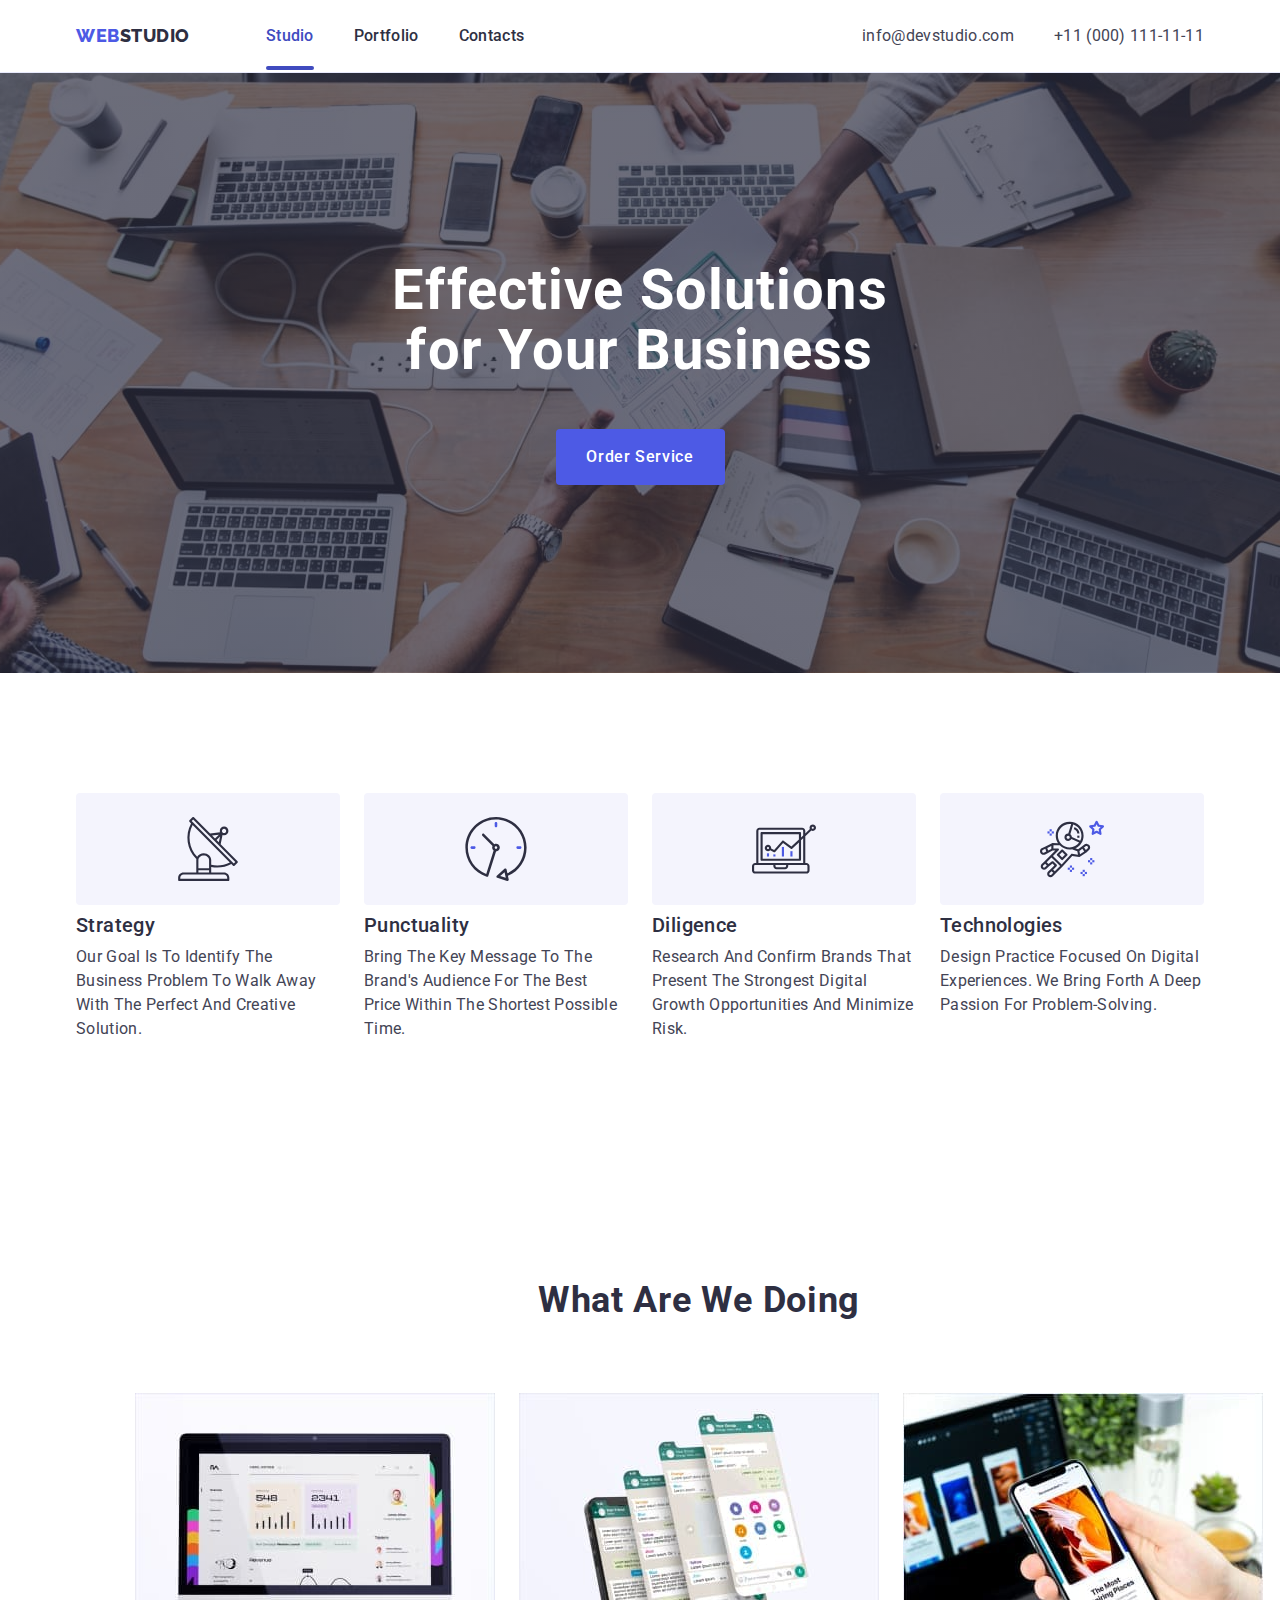
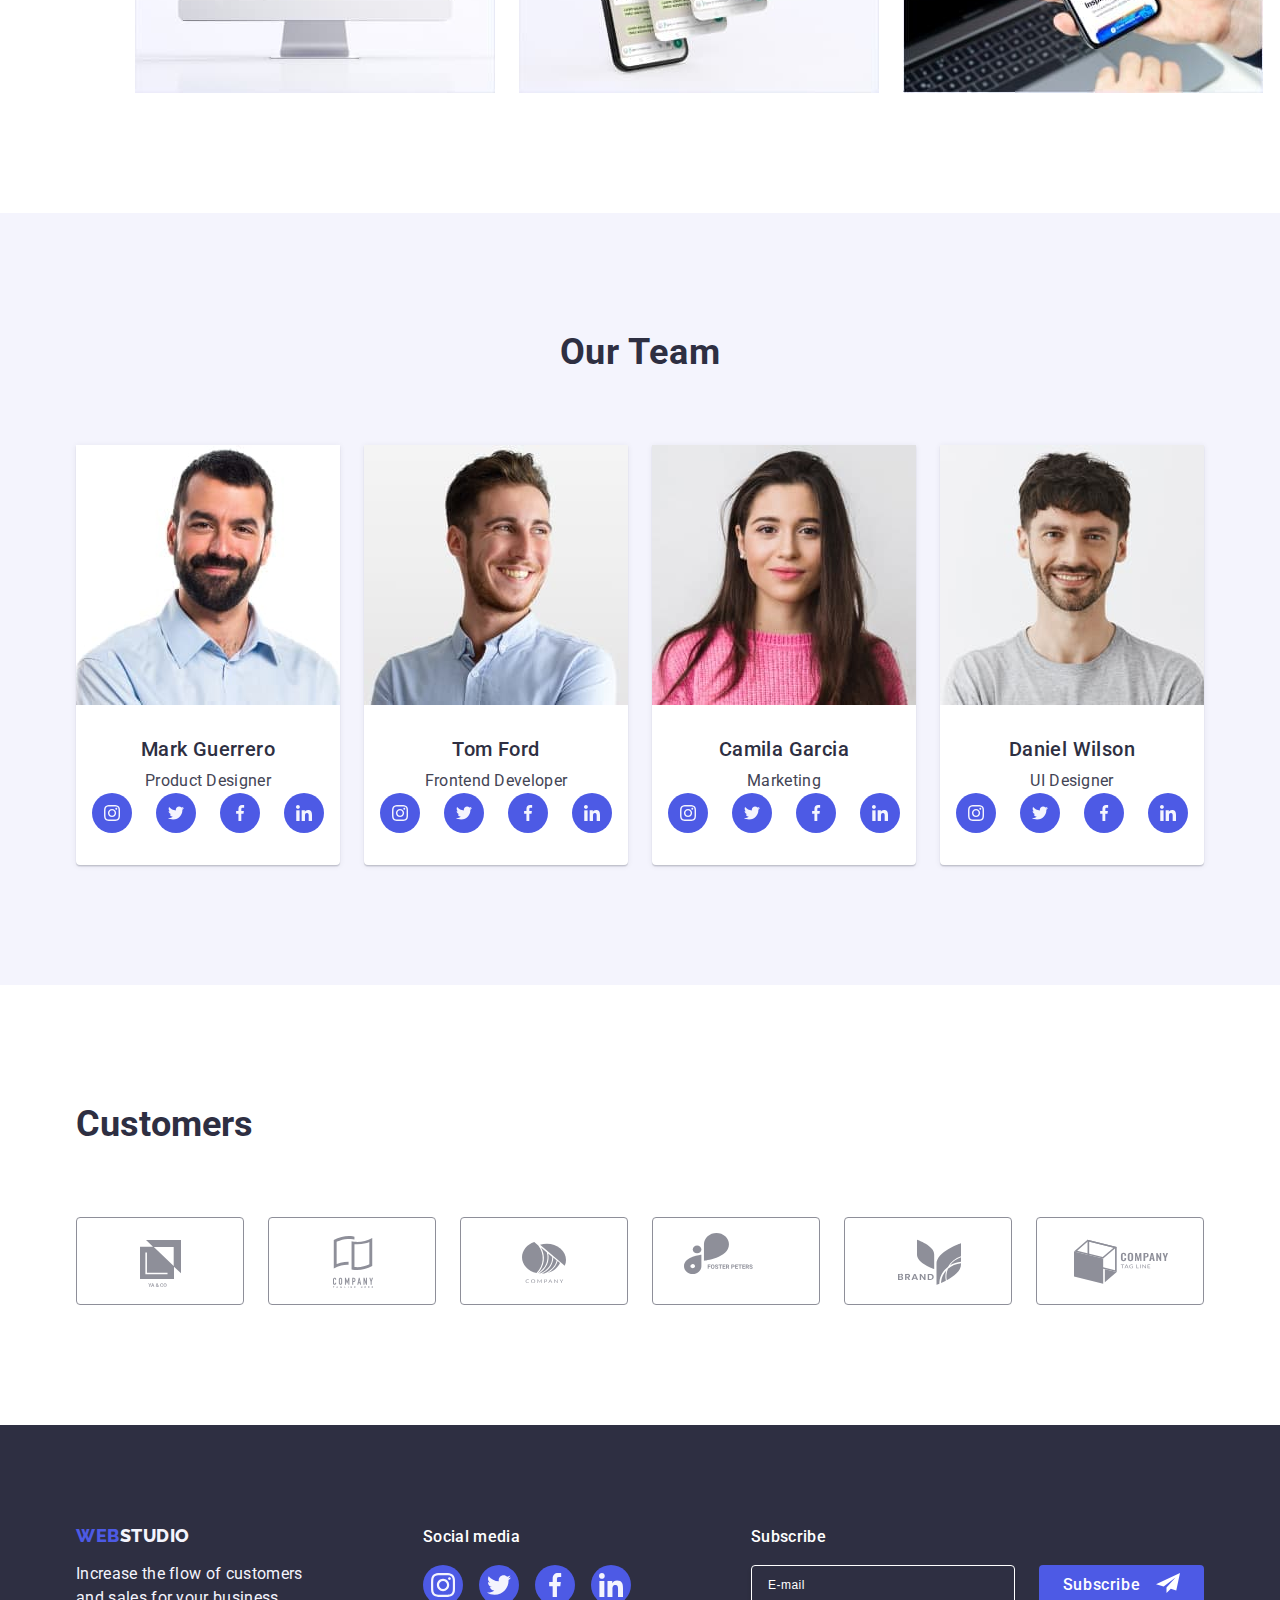
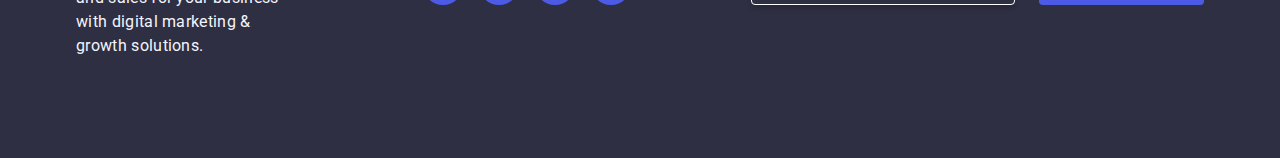
<file: index.html>
<!DOCTYPE html>
<html lang="en">
  <head>
    <link
      rel="stylesheet"
      href="https://cdnjs.cloudflare.com/ajax/libs/modern-normalize/2.0.0/modern-normalize.min.css"
      integrity="sha512-4xo8blKMVCiXpTaLzQSLSw3KFOVPWhm/TRtuPVc4WG6kUgjH6J03IBuG7JZPkcWMxJ5huwaBpOpnwYElP/m6wg=="
      crossorigin="anonymous"
      referrerpolicy="no-referrer"
    />
    <link rel="preconnect" href="https://fonts.googleapis.com" />
    <link rel="preconnect" href="https://fonts.gstatic.com" crossorigin />
    <link
      href="https://fonts.googleapis.com/css2?family=Raleway:wght@100;200;300;400;500;600;700;800;900&family=Roboto:wght@100;300;400;500;700;900&display=swap"
      rel="stylesheet"
    />
    <link rel="preconnect" href="https://fonts.googleapis.com" />
    <link rel="preconnect" href="https://fonts.gstatic.com" crossorigin />
    <link
      href="https://fonts.googleapis.com/css2?family=Roboto:wght@100;300;400;500;700;900&display=swap"
      rel="stylesheet"
    />

    <link rel="stylesheet" href="./css/styles.css" />
    <meta charset="UTF-8" />
    <meta name="viewport" content="width=device-width, initial-scale=1.0" />

    <title>Document</title>
  </head>
  <body>
    <header class="header h-shadow">
      <div class="headcon container">
        <nav class="nav">
          <a href="./index.html" class="nav-logo link"
            >Web<span class="span">Studio</span></a
          >
          <ul class="list">
            <li class="nav-list-item">
              <a href="./index.html" class="active nav-link-list link">Studio</a>
                          </li>
            <li>
              <a href="./portfolio.html" class="nav-link-list link"
                >Portfolio</a
              >
            </li>
            <li><a href="" class="nav-link-list link ">Contacts</a></li>
          </ul>
        </nav>
        <address class="address">
          <ul class="list">
            <li class="contact">
              <a href="mailto:info@devstudio.com" class="address-list link"
                >info@devstudio.com</a
              >
            </li>
            <li>
              <a href="tel:+110001111111" class="address-list link"
                >+11 (000) 111-11-11</a
              >
            </li>
          </ul>
        </address>
      </div>
    </header>
    <main>
      <!-- section1 -->
      <section class="sectionone">
        <div class="container">
          <h1 class="section-header">Effective Solutions for Your Business</h1>
          <button type="button" class="button" data-modal-open>Order Service</button>
        </div>
      </section>
      <!-- section2 -->
      <section class="sectiontwo">
        <div class="container">
          <h2 class="visually-hidden">it cannot be empty</h2>
          <ul class="listabout">
            <li class="list-item">
              <div class="list-svg">
                <svg width="64" height="64">
                  <use href="./images/icons.svg#antena"></use>
                </svg>
              </div>
              <h3 class="section-list">Strategy</h3>
              <p class="section-par">
                Our goal is to identify the business problem to walk away with
                the perfect and creative solution.
              </p>
            </li>
            <li class="list-item">
              <div class="list-svg">
                <svg width="64" height="64">
                  <use href="./images/icons.svg#clock-1"></use>
                </svg>
              </div>
              <h3 class="section-list">Punctuality</h3>
              <p class="section-par">
                Bring the key message to the brand's audience for the best price
                within the shortest possible time.
              </p>
            </li>
            <li class="list-item">
              <div class="list-svg">
                <svg width="64" height="64">
                  <use href="./images/icons.svg#diagram"></use>
                </svg>
              </div>
              <h3 class="section-list">Diligence</h3>
              <p class="section-par">
                Research and confirm brands that present the strongest digital
                growth opportunities and minimize risk.
              </p>
            </li>
            <li class="list-item">
              <div class="list-svg">
                <svg width="64" height="64">
                  <use href="./images/icons.svg#techno"></use>
                </svg>
              </div>
              <h3 class="section-list">Technologies</h3>
              <p class="section-par">
                Design practice focused on digital experiences. We bring forth a
                deep passion for problem-solving.
              </p>
            </li>
          </ul>
        </div>
      </section>
      <!-- section3 -->
      <section class="section-c">
        <div class="container">
          <h2 class="section-c-head">What are we doing</h2>
          <ul class="listabout">
            <li class="section-c-item">
              <img
                src="./images/Rectangle71_2.jpg"
                alt="picture1"
                width="360"
                class="display"
              />
            </li>
            <li class="section-c-item">
              <img
                src="./images/Rectangle71_3.jpg"
                alt="picture2"
                width="360"
                class="display"
              />
            </li>
            <li class="section-c-item">
              <img
                src="./images/Rectangle71_1.jpg"
                alt="picture3"
                width="360"
                class="display"
              />
            </li>
          </ul>
        </div>
      </section>
      <!-- section4 -->
      <section class="section-d">
        <div class="container">
          <h2 class="section-c-head">Our Team</h2>
          <ul class="listabout">
            <li class="section-d-list">
              <img
                src="./images/img1.jpg"
                alt="Mark Guerrero"
                width="264"
                class="display"
              />
              <div class="section-d-item">
                <h3 class="section-list section-d-header">Mark Guerrero</h3>
                <p class="section-par-team">Product Designer</p>
                <ul class="social-media">
                  <li class="socmed">
                    <a href="" class="socmed-link">
                      <svg
                        class="socmed-svg"
                        width="16"
                        height="16"
                        xmlns="http://www.w3.org/2000/svg"
                      >
                        <use href="./images/icons.svg#instagram"></use>
                      </svg>
                    </a>
                  </li>
                  <li class="socmed">
                    <a href="" class="socmed-link">
                      <svg
                        class="socmed-svg"
                        width="16"
                        height="16"
                        xmlns="http://www.w3.org/2000/svg"
                      >
                        <use href="./images/icons.svg#twitter"></use>
                      </svg>
                    </a>
                  </li>
                  <li class="socmed">
                    <a href="" class="socmed-link">
                      <svg
                        class="socmed-svg"
                        width="16"
                        height="16"
                        xmlns="http://www.w3.org/2000/svg"
                      >
                        <use href="./images/icons.svg#fb"></use>
                      </svg>
                    </a>
                  </li>
                  <li class="socmed">
                    <a href="" class="socmed-link">
                      <svg
                        class="socmed-svg"
                        width="16"
                        height="16"
                        xmlns="http://www.w3.org/2000/svg"
                      >
                        <use href="./images/icons.svg#linkdn"></use>
                      </svg>
                    </a>
                  </li>
                </ul>
              </div>
            </li>

            <li class="section-d-list">
              <img
                src="./images/img2.jpg"
                alt="Tom Ford"
                width="264"
                class="display"
              />
              <div class="section-d-item">
                <h3 class="section-list section-d-header">Tom Ford</h3>
                <p class="section-par-team">Frontend Developer</p>
                <ul class="social-media">
                  <li class="socmed">
                    <a href="" class="socmed-link">
                      <svg
                        class="socmed-svg"
                        width="16"
                        height="16"
                        xmlns="http://www.w3.org/2000/svg"
                      >
                        <use href="./images/icons.svg#instagram"></use>
                      </svg>
                    </a>
                  </li>
                  <li class="socmed">
                    <a href="" class="socmed-link">
                      <svg
                        class="socmed-svg"
                        width="16"
                        height="16"
                        xmlns="http://www.w3.org/2000/svg"
                      >
                        <use href="./images/icons.svg#twitter"></use>
                      </svg>
                    </a>
                  </li>
                  <li class="socmed">
                    <a href="" class="socmed-link">
                      <svg
                        class="socmed-svg"
                        width="16"
                        height="16"
                        xmlns="http://www.w3.org/2000/svg"
                      >
                        <use href="./images/icons.svg#fb"></use>
                      </svg>
                    </a>
                  </li>
                  <li class="socmed">
                    <a href="" class="socmed-link">
                      <svg
                        class="socmed-svg"
                        width="16"
                        height="16"
                        xmlns="http://www.w3.org/2000/svg"
                      >
                        <use href="./images/icons.svg#linkdn"></use>
                      </svg>
                    </a>
                  </li>
                </ul>
              </div>
            </li>
            <li class="section-d-list">
              <img
                src="./images/img3.jpg"
                alt="Camila Garcia"
                width="264"
                class="display"
              />
              <div class="section-d-item">
                <h3 class="section-list section-d-header">Camila Garcia</h3>
                <p class="section-par-team">Marketing</p>
                <ul class="social-media">
                  <li class="socmed">
                    <a href="" class="socmed-link">
                      <svg
                        class="socmed-svg"
                        width="16"
                        height="16"
                        xmlns="http://www.w3.org/2000/svg"
                      >
                        <use href="./images/icons.svg#instagram"></use>
                      </svg>
                    </a>
                  </li>
                  <li class="socmed">
                    <a href="" class="socmed-link">
                      <svg
                        class="socmed-svg"
                        width="16"
                        height="16"
                        xmlns="http://www.w3.org/2000/svg"
                      >
                        <use href="./images/icons.svg#twitter"></use>
                      </svg>
                    </a>
                  </li>
                  <li class="socmed">
                    <a href="" class="socmed-link">
                      <svg
                        class="socmed-svg"
                        width="16"
                        height="16"
                        xmlns="http://www.w3.org/2000/svg"
                      >
                        <use href="./images/icons.svg#fb"></use>
                      </svg>
                    </a>
                  </li>
                  <li class="socmed">
                    <a href="" class="socmed-link">
                      <svg
                        class="socmed-svg"
                        width="16"
                        height="16"
                        xmlns="http://www.w3.org/2000/svg"
                      >
                        <use href="./images/icons.svg#linkdn"></use>
                      </svg>
                    </a>
                  </li>
                </ul>
              </div>
            </li>
            <li class="section-d-list">
              <img
                src="./images/img4.jpg"
                alt="Daniel Wilson"
                width="264"
                class="display"
              />
              <div class="section-d-item">
                <h3 class="section-list section-d-header">Daniel Wilson</h3>
                <p class="section-par-team">UI Designer</p>
                <ul class="social-media">
            
                  <li class="socmed">
                    <a href="" class="socmed-link">
                      <svg
                        class="foot-socmed-svg"
                        width="16"
                        height="16"
                        xmlns="http://www.w3.org/2000/svg"
                      >
                        <use href="./images/icons.svg#instagram"></use>
                      </svg>
                    </a>
                  </li>
                  <li class="socmed">
                    <a href="" class="socmed-link">
                      <svg
                        class="socmed-svg"
                        width="16"
                        height="16"
                        xmlns="http://www.w3.org/2000/svg"
                      >
                        <use href="./images/icons.svg#twitter"></use>
                      </svg>
                    </a>
                  </li>
                  <li class="socmed">
                    <a href="" class="socmed-link">
                      <svg
                        class="socmed-svg"
                        width="16"
                        height="16"
                        xmlns="http://www.w3.org/2000/svg"
                      >
                        <use href="./images/icons.svg#fb"></use>
                      </svg>
                    </a>
                  </li>
                  <li class="socmed">
                    <a href="" class="socmed-link">
                      <svg
                        class="socmed-svg"
                        width="16"
                        height="16"
                        xmlns="http://www.w3.org/2000/svg"
                      >
                        <use href="./images/icons.svg#linkdn"></use>
                      </svg>
                    </a>
                  </li>
                </ul>
              </div>
            </li>
          </ul>
        </div>
      </section>
      <!-- section5 -->
      <section class="customers">
        <div class="container">
          <h2 class="cust-header">Customers</h2>
          <ul class="cust-list">
            <li class="cust-list-item">
              <a href="" class="cust-list-link">
                <svg
                  class="cust-svg"
                  width="104"
                  height="56"
                  xmlns="http://www.w3.org/2000/svg"
                >
                  <use href="./images/icons.svg#client-1"></use>
                </svg>
              </a>
            </li>
            <li class="cust-list-item">
              <a href="" class="cust-list-link">
                <svg
                  class="cust-svg"
                  width="104"
                  height="56"
                  xmlns="http://www.w3.org/2000/svg"
                >
                  <use href="./images/icons.svg#client-2"></use>
                </svg>
              </a>
            </li>
            <li class="cust-list-item">
              <a href="" class="cust-list-link">
                <svg
                  class="cust-svg"
                  width="104"
                  height="56"
                  xmlns="http://www.w3.org/2000/svg"
                >
                  <use href="./images/icons.svg#client-3"></use>
                </svg>
              </a>
            </li>
            <li class="cust-list-item">
              <a href="" class="cust-list-link">
                <svg
                  class="cust-svg"
                  width="104"
                  height="56"
                  xmlns="http://www.w3.org/2000/svg"
                >
                  <use href="./images/icons.svg#client-4"></use>
                </svg>
              </a>
            </li>
            <li class="cust-list-item">
              <a href="" class="cust-list-link">
                <svg
                  class="cust-svg"
                  width="104"
                  height="56"
                  xmlns="http://www.w3.org/2000/svg"
                >
                  <use href="./images/icons.svg#client-5"></use>
                </svg>
              </a>
            </li>
            <li class="cust-list-item">
              <a href="" class="cust-list-link">
                <svg
                  class="cust-svg"
                  width="104"
                  height="56"
                  xmlns="http://www.w3.org/2000/svg"
                >
                  <use href="./images/icons.svg#client-6"></use>
                </svg>
              </a>
            </li>
          </ul>
        </div>
      </section>
    </main>
    <!-- footer -->
    <footer class="foter">
      <div class="container">
        <div class="footer-wrap">
          <a href="./index.html" class="nav-logo link footer-link"
            >Web<span class="span-foter">Studio</span></a
          >
          <p class="foter-par">
            Increase the flow of customers and sales for your business with
            digital marketing & growth solutions.
          </p>
        </div>
        
        <div class="social-con">
          <p class="footer-socmed">Social media</p>
          <ul class="footer-socmed-list">
            <!-- Insta -->
            <li class="footer-socmed-items">
              <a href="" class="footer-socmed-listitems-link">
                <svg
                  class="socmed-svg"
                  xmlns="http://www.w3.org/2000/svg"
                  width="24"
                  height="24"
                >
                <use href="./images/icons.svg#foot-insta"></use>
                </svg>
              </a>
            </li>

            <!-- Twitter -->
            <li class="footer-socmed-items">
              <a href="" class="footer-socmed-listitems-link">
                <svg
                  class="socmed-svg"
                  xmlns="http://www.w3.org/2000/svg"
                  width="24"
                  height="24"
                >
                <use href="./images/icons.svg#foot-twit"></use>
                </svg>
              </a>
            </li>

            <!-- facebook -->
            <li class="footer-socmed-items">
              <a href="" class="footer-socmed-listitems-link">
                <svg
                  class="socmed-svg"
                  xmlns="http://www.w3.org/2000/svg"
                  width="24"
                  height="24"
                >
                <use href="./images/icons.svg#foot-fb"></use>
                </svg>
              </a>
            </li>

            <!-- linkedin -->
            <li class="footer-socmed-items">
              <a href="" class="footer-socmed-listitems-link">
                <svg
                  class="socmed-svg"
                  xmlns="http://www.w3.org/2000/svg"
                  width="24"
                  height="24"
                >
                <use href="./images/icons.svg#foot-link"></use>
                </svg>
              </a>
            </li>  

          </ul>
        </div>
        <div class="form-container">
          <p class="form-par">Subscribe</p>
          <form class="form">
            <label class="label">
              <input type="email" placeholder="E-mail" class="input" name="form-input"/>
            </label>
            <button type="submit" class="form-button">
              Subscribe
              <svg width="24" height="24" class="send-svg">
                <use href="./images/icons.svg#send"></use>
              </svg>
            </button>
          </form>
          
        </div>
      </div>
    </footer>
    <div class="modal is-hidden" data-modal>
      <div class="modal-window">
        <button type="button" class="mod-button-close" data-modal-close>
          <svg
            class="mod-button-close-svg"
            xmlns="http://www.w3.org/2000/svg"
            width="8"
            height="8"
          >
          <use href="./images/icons.svg#modal-close"></use>
            
          </svg>
        </button>
        <p class="modal-par">Leave your contacts and we will call you back</p>
        <form>
          <div class="modal-form">
            <label class="modal-label" for="user-name">Name</label>
            <div class="modal-icon">
              <input id="user-name" name="user-name" type="text" class="modal-input">
              <svg width="18" height="24" class="modal-svg">
                <use href=./images/icons.svg#person></use>
              </svg>
            </div>
            
          </div>
          <div class="modal-form">
            <label class="modal-label" for="user-name">Phone</label>
            <div class="modal-icon">
              <input id="user-tel" name="user-name" type="text" class="modal-input">
              <svg width="18" height="24" class="modal-svg">
                <use href=./images/icons.svg#phone></use>
              </svg>
            </div>
            </div>
          <div class="modal-form">
            <label class="modal-label" for="user-name">Email</label>
            <div class="modal-icon">
              <input id="user-mail" name="user-name" type="text" class="modal-input">
              <svg width="18" height="24" class="modal-svg">
                <use href=./images/icons.svg#email></use>
              </svg>
            </div>
            
          </div>
          <div class="modal-comment">
            <label for="user-comment" class="modal-label">Comment</label>
            <textarea id="user-comment" name="user-comment" placeholder="Text input" class="modal-textarea"></textarea>
          </div>
          <div class="modal-check">
            
            <input id="user-privacy" type="checkbox" value="true" name="user-privacy" class="user-privacy-input visually-hidden">
            <label class="label-privacy" for="user-privacy">
              <span class="user-privacy-span">
                <svg
                  class="privacy-svg"
                  width="10"
                  height="8"
                 >
                  <use href="./images/icons.svg#check"></use>
                </svg>
              </span>
              I accept the terms and conditions of the 
              <a href="" class="modal-link">Privacy Policy</a>
            </label>
          </div>
          
          <button class="modal-button">Send</button>
          
        </form>
      </div>
    </div>

    <!-- Modal JS -->
    <script src="./js/modal.js"></script>
  </body>
</html>
</file>
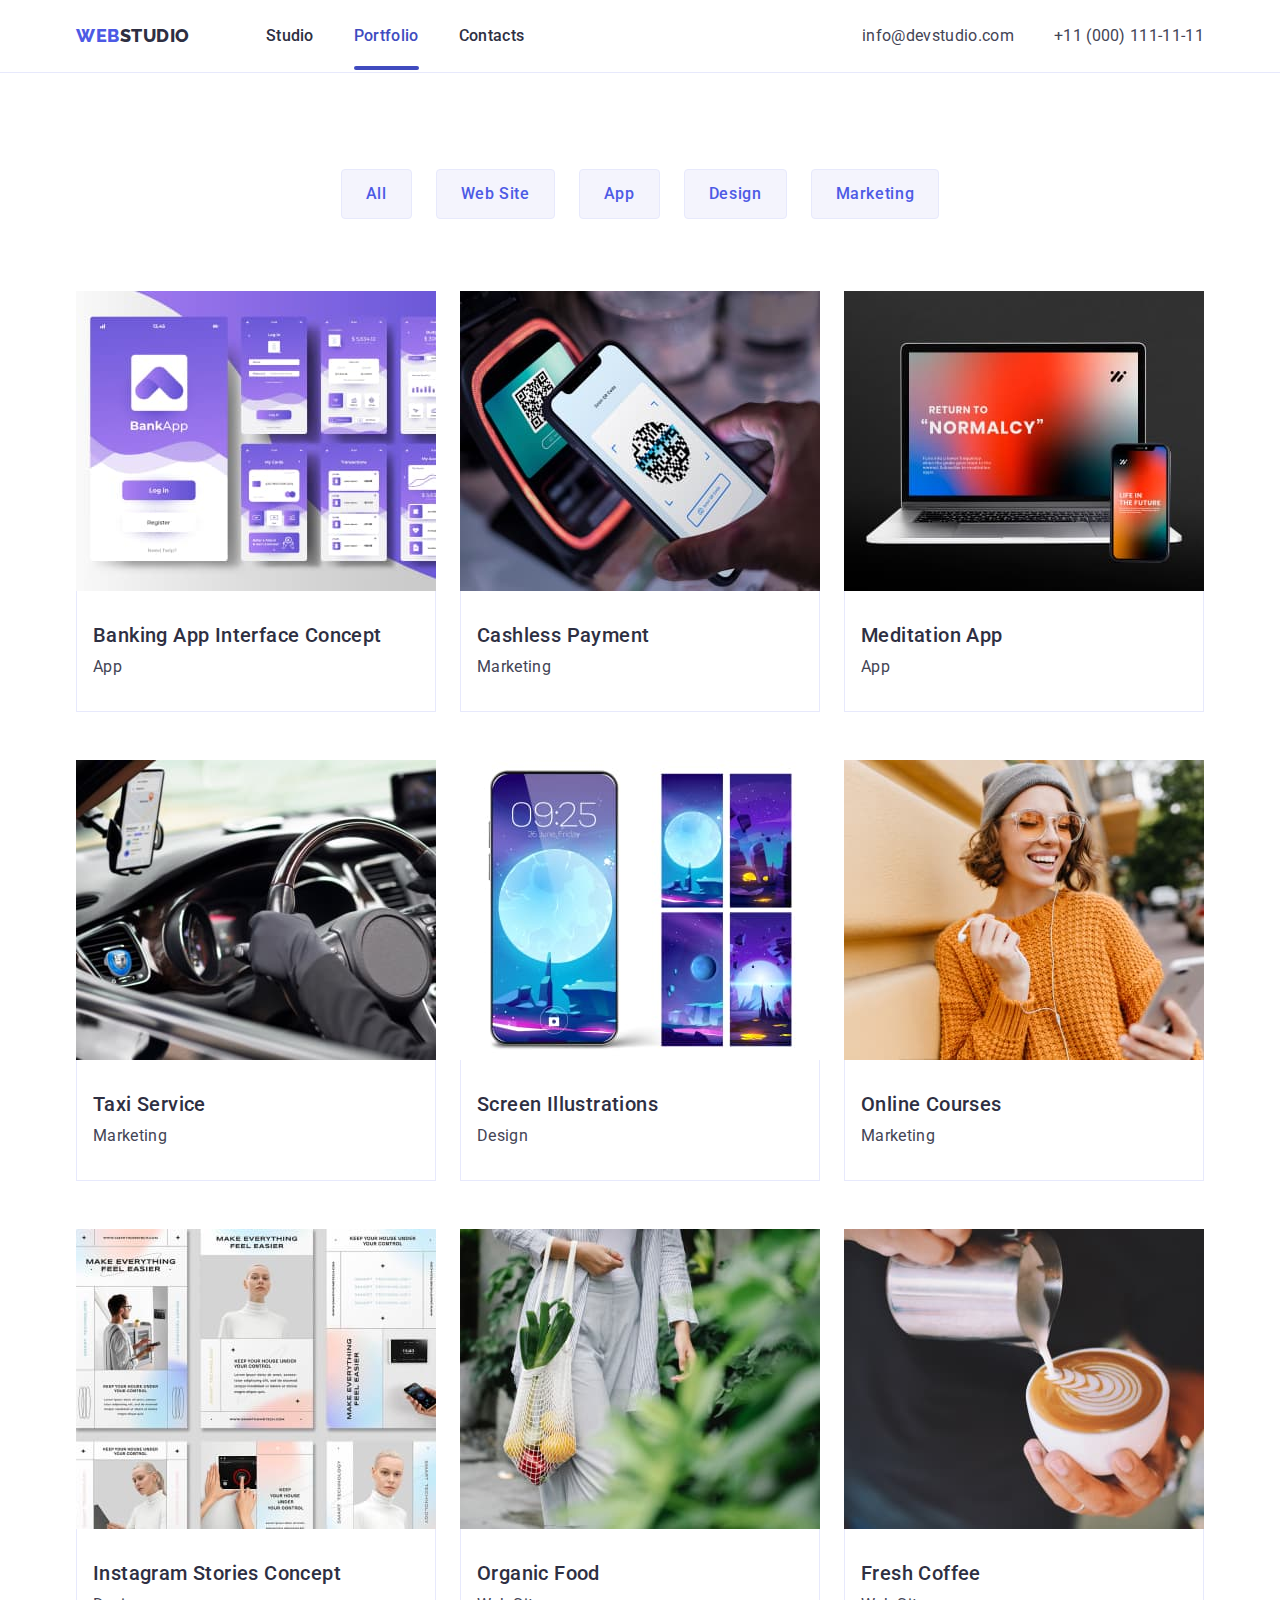
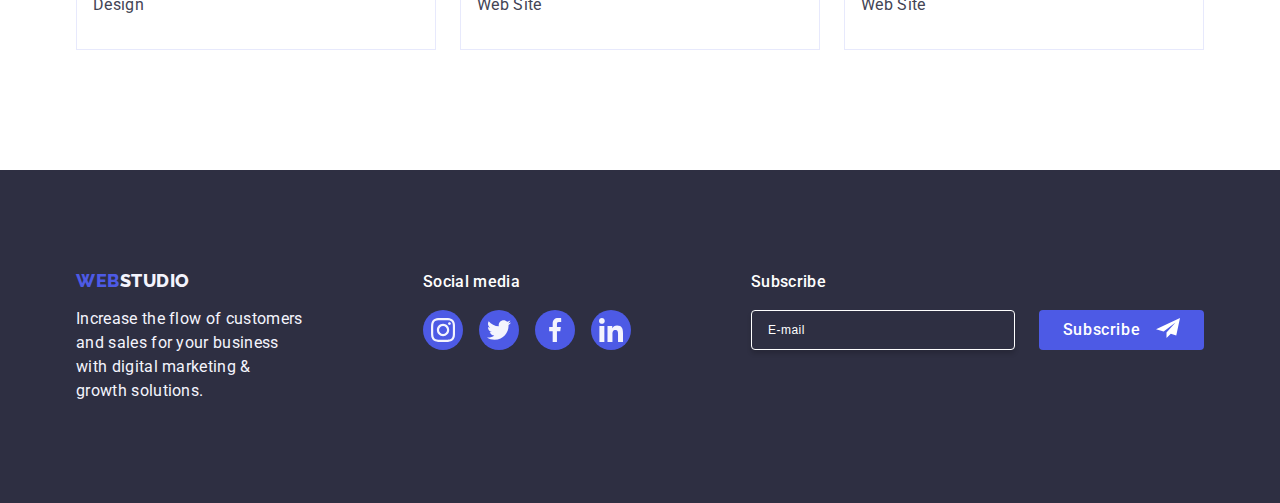
<file: portfolio.html>
<!DOCTYPE html>
<html lang="en">
  <head>
    <link
      rel="stylesheet"
      href="https://cdnjs.cloudflare.com/ajax/libs/modern-normalize/2.0.0/modern-normalize.min.css"
      integrity="sha512-4xo8blKMVCiXpTaLzQSLSw3KFOVPWhm/TRtuPVc4WG6kUgjH6J03IBuG7JZPkcWMxJ5huwaBpOpnwYElP/m6wg=="
      crossorigin="anonymous"
      referrerpolicy="no-referrer"
    />
    <link rel="preconnect" href="https://fonts.googleapis.com" />
    <link rel="preconnect" href="https://fonts.gstatic.com" crossorigin />
    <link
      href="https://fonts.googleapis.com/css2?family=Raleway:wght@100;200;300;400;500;600;700;800;900&family=Roboto:wght@100;300;400;500;700;900&display=swap"
      rel="stylesheet"
    />
    <link rel="preconnect" href="https://fonts.googleapis.com" />
    <link rel="preconnect" href="https://fonts.gstatic.com" crossorigin />
    <link
      href="https://fonts.googleapis.com/css2?family=Roboto:wght@100;300;400;500;700;900&display=swap"
      rel="stylesheet"
    />
    <link rel="stylesheet" href="./css/styles.css" />
    <meta charset="UTF-8" />
    <meta name="viewport" content="width=device-width, initial-scale=1.0" />
    <title>Document</title>
  </head>
  <body>
    <header class="header">
      <div class="headcon container">
        <nav class="nav">
          <a href="./portfolio.html" class="nav-logo link"
            >Web<span class="span">Studio</span></a
          >
          <ul class="list">
            <li class="nav-list-item">
              <a href="./index.html" class="nav-link-list link">Studio</a>
            </li>
            <li>
              <a href="./portfolio.html" class="active nav-link-list link"
                >Portfolio</a
              >
            </li>
            <li><a href="" class="nav-link-list link ">Contacts</a></li>
          </ul>
        </nav>
        <address class="address">
          <ul class="list">
            <li class="contact">
              <a href="mailto:info@devstudio.com" class="address-list link"
                >info@devstudio.com</a
              >
            </li>
            <li class="contact">
              <a href="tel:+110001111111" class="address-list link"
                >+11 (000) 111-11-11</a
              >
            </li>
          </ul>
        </address>
      </div>
    </header>
    <main>
      <section class="section-p">
        <div class="container">
          <h1 class="visually-hidden">it can not be empty</h1>

          <ul class="list-p">
            <li><button type="button" class="pbutton">All</button></li>
            <li><button type="button" class="pbutton">Web Site</button></li>
            <li><button type="button" class="pbutton">App</button></li>
            <li><button type="button" class="pbutton">Design</button></li>
            <li><button type="button" class="pbutton">Marketing</button></li>
          </ul>

          <ul class="list-p-two">
            <li class="list-p-two-item">
              <a href="" class="port link">
                <div class="card-image">
                  <img
                  src="./images/pimg1.jpg"
                  alt="image"
                  width="360"
                  class="display"
                />
                <p class="card-desc">14 Stylish and User-Friendly App Design Concepts · Task Manager App · Calorie Tracker App · Exotic Fruit Ecommerce App · Cloud Storage App</p>
                </div>
                
                <div class="list-p-two-con">
                  <h2 class="section-list">Banking App Interface Concept</h2>
                  <p class="section-par">App</p>
                </div>
              </a>
            </li>
            <li class="list-p-two-item">
              <a href="" class="port link">
                <div class="card-image">
                  <img
                  src="./images/pimg2.jpg"
                  alt="image"
                  width="360"
                  class="display"
                />
                <p class="card-desc">14 Stylish and User-Friendly App Design Concepts · Task Manager App · Calorie Tracker App · Exotic Fruit Ecommerce App · Cloud Storage App</p>
                
                </div>
                
                <div class="list-p-two-con">
                  <h2 class="section-list">Cashless Payment</h2>
                  <p class="section-par">Marketing</p>
                </div>
              </a>
            </li>
            <li class="list-p-two-item">
              <a href="" class="port link">
                <div class="card-image">
                  <img
                  src="./images/pimg3.jpg"
                  alt="image"
                  width="360"
                  class="display"
                />
                <p class="card-desc">14 Stylish and User-Friendly App Design Concepts · Task Manager App · Calorie Tracker App · Exotic Fruit Ecommerce App · Cloud Storage App</p>
                
                </div>
                
                <div class="list-p-two-con">
                  <h2 class="section-list">Meditation App</h2>
                  <p class="section-par">App</p>
                </div>
              </a>
            </li>
            <li class="list-p-two-item">
              <a href="" class="port link">
                <div class="card-image">
                  <img
                  src="./images/pimg4.jpg"
                  alt="image"
                  width="360"
                  class="display"
                />
                <p class="card-desc">14 Stylish and User-Friendly App Design Concepts · Task Manager App · Calorie Tracker App · Exotic Fruit Ecommerce App · Cloud Storage App</p>
                
                </div>
                <div class="list-p-two-con">
                  <h2 class="section-list">Taxi Service</h2>
                  <p class="section-par">Marketing</p>
                </div>
              </a>
            </li>
            <li class="list-p-two-item">
              <a href="" class="port link">
                <div class="card-image">
                  <img
                  src="./images/pimg5.jpg"
                  alt="image"
                  width="360"
                  class="display"
                />
                <p class="card-desc">14 Stylish and User-Friendly App Design Concepts · Task Manager App · Calorie Tracker App · Exotic Fruit Ecommerce App · Cloud Storage App</p>
                
                </div>
                <div class="list-p-two-con">
                  <h2 class="section-list">Screen Illustrations</h2>
                  <p class="section-par">Design</p>
                </div>
              </a>
            </li>
            <li class="list-p-two-item">
              <a href="" class="port link">
                <div class="card-image">
                  <img
                  src="./images/pimg6.jpg"
                  alt="image"
                  width="360"
                  class="display"
                />
                <p class="card-desc">14 Stylish and User-Friendly App Design Concepts · Task Manager App · Calorie Tracker App · Exotic Fruit Ecommerce App · Cloud Storage App</p>
                
                </div>
                <div class="list-p-two-con">
                  <h2 class="section-list">Online Courses</h2>
                  <p class="section-par">Marketing</p>
                </div>
              </a>
            </li>
            <li class="list-p-two-item">
              <a href="" class="port link">
                <div class="card-image">
                  <img
                  src="./images/pimg7.jpg"
                  alt="image"
                  width="360"
                  class="display"
                />
                <p class="card-desc">14 Stylish and User-Friendly App Design Concepts · Task Manager App · Calorie Tracker App · Exotic Fruit Ecommerce App · Cloud Storage App</p>
                
                </div>
                <div class="list-p-two-con">
                  <h2 class="section-list">Instagram Stories Concept</h2>
                  <p class="section-par">Design</p>
                </div>
              </a>
            </li>
            <li class="list-p-two-item">
              <a href="" class="port link">
                <div class="card-image">
                  <img
                  src="./images/pimg8.jpg"
                  alt="image"
                  width="360"
                  class="display"
                />
                <p class="card-desc">14 Stylish and User-Friendly App Design Concepts · Task Manager App · Calorie Tracker App · Exotic Fruit Ecommerce App · Cloud Storage App</p>
                
                </div>
                <div class="list-p-two-con">
                  <h2 class="section-list">Organic Food</h2>
                  <p class="section-par">Web Site</p>
                </div>
              </a>
            </li>
            <li class="list-p-two-item">
              <a href="" class="port link">
                <div class="card-image">
                  <img
                  src="./images/pimg9.jpg"
                  alt="image"
                  width="360"
                  class="display"
                />
                <p class="card-desc">14 Stylish and User-Friendly App Design Concepts · Task Manager App · Calorie Tracker App · Exotic Fruit Ecommerce App · Cloud Storage App</p>
                
                </div>
                <div class="list-p-two-con">
                  <h2 class="section-list">Fresh Coffee</h2>
                  <p class="section-par">Web Site</p>
                </div>
              </a>
            </li>
          </ul>
        </div>
      </section>
    </main>
    <footer class="foter">
        <div class="container">
          <div class="footer-wrap">
            <a href="./index.html" class="nav-logo link footer-link"
              >Web<span class="span-foter">Studio</span></a
            >
            <p class="foter-par">
              Increase the flow of customers and sales for your business with
              digital marketing & growth solutions.
            </p>
          </div>
          
          <div class="footer-wrap">
            <p class="footer-socmed">Social media</p>
            <ul class="footer-socmed-list">
              <!-- Insta -->
              <li class="footer-socmed-items">
                <a href="" class="footer-socmed-listitems-link">
                  <svg
                    class="socmed-svg"
                    xmlns="http://www.w3.org/2000/svg"
                    width="24"
                    height="24"
                  >
                  <use href="./images/icons.svg#foot-insta"></use>
                  </svg>
                </a>
              </li>
  
              <!-- Twitter -->
              <li class="footer-socmed-items">
                <a href="" class="footer-socmed-listitems-link">
                  <svg
                    class="socmed-svg"
                    xmlns="http://www.w3.org/2000/svg"
                    width="24"
                    height="24"
                  >
                  <use href="./images/icons.svg#foot-twit"></use>
                  </svg>
                </a>
              </li>
  
              <!-- facebook -->
              <li class="footer-socmed-items">
                <a href="" class="footer-socmed-listitems-link">
                  <svg
                    class="socmed-svg"
                    xmlns="http://www.w3.org/2000/svg"
                    width="24"
                    height="24"
                  >
                  <use href="./images/icons.svg#foot-fb"></use>
                  </svg>
                </a>
              </li>
  
              <!-- linkedin -->
              <li class="footer-socmed-items">
                <a href="" class="footer-socmed-listitems-link">
                  <svg
                    class="socmed-svg"
                    xmlns="http://www.w3.org/2000/svg"
                    width="24"
                    height="24"
                  >
                  <use href="./images/icons.svg#foot-link"></use>
                  </svg>
                </a>
              </li>  
  
            </ul>
          </div>
          <div class="form-container">
            <p class="form-par">Subscribe</p>
            <form class="form">
              <label class="label">
                <input type="email" placeholder="E-mail" class="input" name="form-input"/>
              </label>
              <button type="submit" class="form-button">
                Subscribe
                <svg width="24" height="24" class="send-svg">
                  <use href="./images/icons.svg#send"></use>
                </svg>
              </button>
            </form>
            
          </div>
        </div>
      </footer>
  </body>
</html>
</file>
<file: css/styles.css>
:root {
  --blue: #4d5ae5;
  --grey: #2e2f42;
  --secbgcolor: #2e2f42;
  --parcolor: #434455;
  --fotcolor: #f4f4fd;
  --white: #fff;
  --modalcol: #8e8f99;
  --highlight-color: #404bbf;
}
* {
  box-sizing: border-box;
  margin: 0;
  padding: 0;
}
body {
  font-family: 'Roboto', sans-serif;
  color: #434455;
  background-color: #ffffff;
}
.h-shadow {
  box-shadow: 0px 2px 1px rgba(46, 47, 66, 0.08),
    0px 1px 1px rgba(46, 47, 66, 0.16), 0px 1px 6px rgba(46, 47, 66, 0.08);
}
.nav-logo {
  font-family: 'Raleway', sans-serif;
  font-weight: 800;
  font-size: 18px;
  line-height: 1.17;
  letter-spacing: 0.03em;
  text-transform: uppercase;
  color: var(--blue);
  margin-right: 76px;
}
.headcon {
  display: flex;
  justify-content: space-between;
  height: 72px;
}
.link {
  text-decoration: none;
}
.span {
  color: #2e2f42;
}
.list {
  list-style: none;
  display: flex;
  gap: 40px;
}
.nav-link-list {
  font-weight: 500;
  font-size: 16px;
  color: var(--grey);
  line-height: 1.5;
  letter-spacing: 0.02em;
  padding: 24px 0 24px;
}
.nav-link-list:hover {
  color: #404bbf;
}
.nav-link-list:focus {
  color: #404bbf;
}
.address {
  font-style: normal;
}
.address-list {
  line-height: 1.5;
  letter-spacing: 0.02em;
  color: #434455;
}
.address-list:hover {
  color: #404bbf;
}
.address-list:focus {
  color: #404bbf;
}
.sectionone {
  background-color: var(--secbgcolor);
  padding: 188px 0;
  margin: 0 auto;
  max-width: 1440px;
  background-image: linear-gradient(
      rgba(46, 47, 66, 0.7),
      rgba(46, 47, 66, 0.7)
    ),
    url(../images/people-office.jpg);
  background-repeat: no-repeat;
  background-position: center;
  background-size: cover;
}
.list-svg {
  display: flex;
  align-items: center;
  justify-content: center;
  height: 112px;
  background-color: #f4f4fd;
  border-radius: 4px;
  margin-bottom: 8px;
}
.section-header {
  font-size: 56px;
  line-height: 1.07;
  text-align: center;
  letter-spacing: 0.02em;
  color: #ffffff;
  max-width: 496px;
  margin: 0 auto 48px;
}
.button {
  background-color: #4d5ae5;
  font-family: 'Roboto', sans-serif;
  font-weight: 500;
  font-size: 16px;
  line-height: 1.5;
  letter-spacing: 0.04em;
  color: #ffffff;
  cursor: pointer;
  display: block;
  min-width: 169px;
  height: 56px;
  border: none;
  border-radius: 4px;
  margin: 0 auto;
  transition: background-color 250ms cubic-bezier(0.4, 0, 0.2, 1);
}
.pbutton {
  font-family: 'Roboto', sans-serif;
  font-weight: 500;
  font-size: 16px;
  line-height: 1.5;
  letter-spacing: 0.04em;
  color: var(--blue);
  background-color: var(--fotcolor);
  cursor: pointer;
  padding: 12px 24px;
  border: 1px solid #e7e9fc;
  border-radius: 4px;
  /* hw5 */
  transition: color 250ms cubic-bezier(0.4, 0, 0.2, 1),
    background-color 250ms cubic-bezier(0.4, 0, 0.2, 1),
    border-color 250ms cubic-bezier(0.4, 0, 0.2, 1),
    box-shadow 250ms cubic-bezier(0.4, 0, 0.2, 1);
}
.button:hover {
  background-color: #404bbf;
}
.button:focus {
  background-color: #404bbf;
}
/* .card-section {
  box-shadow: 0px 1px 6px rgba(46, 47, 66, 0.08),
    0px 1px 1px rgba(46, 47, 66, 0.16), 0px 2px 1px rgba(46, 47, 66, 0.8);
    border-radius: 0px 0px 4px 4px;
} */
.social-media {
  display: flex;
  justify-content: center;
  gap: 24px;
}
.section-list {
  font-weight: 500;
  font-size: 20px;
  line-height: 1.2;
  letter-spacing: 0.02em;
  color: var(--secbgcolor);
  margin-bottom: 8px;
  text-align: left;
}
.section-par {
  font-size: 16px;
  line-height: 1.5;
  letter-spacing: 0.02em;
  color: var(--parcolor);
  text-align: left;
  text-transform: capitalize;
}
.section-c-head {
  font-size: 36px;
  line-height: 1.11;
  text-align: center;
  letter-spacing: 0.02em;
  text-transform: capitalize;
  color: var(--secbgcolor);
  margin-bottom: 72px;
}
.section-c-item {
  width: calc((100% - 48px) / 3);
}
.section-d {
  background-color: #f4f4fd;
  padding: 120px 0;
}
.section-d-list {
  background-color: #ffffff;
  width: calc((100% - 72px) / 4);
  border-radius: 0px 0px 4px 4px;
  /* h4 */
  box-shadow: 0px 1px 6px rgba(46, 47, 66, 0.08),
    0px 1px 1px rgba(46, 47, 66, 0.16), 0px 2px 1px rgba(46, 47, 66, 0.08);
}
.socmed {
  width: 40px;
  height: 40px;
  list-style: none;
}
.socmed-link {
  width: 100%;
  height: 100%;
  background-color: var(--blue);
  border-radius: 50%;
  display: flex;
  align-items: center;
  justify-content: center;
  /* hw5 */
  transition: background-color 250ms cubic-bezier(0.4, 0, 0.2, 1);
}
.socmed-link:hover {
  background-color: #404bbf;
}
.socmed-link:focus {
  background-color: #404bbf;
}
.socmed-svg {
  fill: var(--fotcolor);
}
/* section5 */
.customers {
  padding: 120px 0;
}
.cust-header {
  font-size: 36px;
  line-height: 1.11;
  color: var(--grey);
  margin-bottom: 72px;
}
.cust-list {
  display: flex;
  gap: 24px;
  list-style: none;
}
.cust-list-item {
  width: calc((100% - 120px) / 6);
  height: 88px;
}
.cust-list-link {
  width: 100%;
  height: 100%;
  border: 1px solid #8e8f99;
  border-radius: 4px;
  display: flex;
  align-items: center;
  justify-content: center;
  color: #8e8f99;
  /* h5 */
  transition: border-color 250ms cubic-bezier(0.4, 0, 0.2, 1),
    color 250ms cubic-bezier(0.4, 0, 0.2, 1);
}
.cust-list-link:hover,
.cust-list-link:focus {
  border-color: #404bbf;
  color: #404bbf;
}
.cust-svg {
  fill: currentColor;
}
/* footer */
/* hw4 */
.footer-wrap {
  margin-right: 120px;
}
.footer-socmed {
  font-weight: 500;
  font-size: 16px;
  line-height: 1.5;
  letter-spacing: 0.02em;
  color: var(--white);
  margin-bottom: 16px;
}
.footer-socmed-list {
  display: flex;
  gap: 16px;
  list-style: none;
}
.footer-socmed-items {
  width: 40px;
  height: 40px;
}
.footer-socmed-listitems-link {
  width: 100%;
  height: 100%;
  background-color: var(--blue);
  border-radius: 50%;
  display: flex;
  align-items: center;
  justify-content: center;
  transition: background-color 250ms cubic-bezier(0.4, 0, 0.2, 1);
}
.footer-socmed-listitems-link:hover,
.footer-socmed-listitems-link:focus {
  background-color: #31d0aa;
}
/* .foot-socmed-svg{
  fill: var(--fotcolor);
} */
.foter {
  background-color: var(--grey);
  padding: 100px 0;
}
.foter > .container {
  display: flex;
  align-items: baseline;
}
.span-foter {
  color: #f4f4fd;
}
.foter-par {
  line-height: 1.5;
  color: var(--fotcolor);
  letter-spacing: 0.02em;
  max-width: 264px;
}
.pbutton:hover,
.pbutton:focus {
  color: #ffffff;
  background-color: #404bbf;
  border: 1px solid transparent;
  box-shadow: 0px 3px 1px rgba(0, 0, 0, 0.1), 0px 2px 1px rgba(0, 0, 0, 0.08),
    0px 2px 2px rgba(0, 0, 0, 0.12);
}
.port.link {
  display: block;
}
.port.link:hover,
.port.link:focus {
  box-shadow: 0px 1px 6px rgba(46, 47, 66, 0.08),
    0px 1px 1px rgba(46, 47, 66, 0.16), 0px 2px 1px rgba(46, 47, 66, 0.08);
}
.display {
  display: block;
}
.header {
  border-bottom: 1px solid #e7e9fc;
}
.container {
  /* display: flex; */
  width: 1158px;
  margin: 0 auto;
  padding: 0 15px;
}
.social-con {
  margin-right: 120px;
}
.nav,
.address {
  display: flex;
  align-items: center;
}
.sectiontwo {
  padding: 120px 0;
}
.listabout {
  list-style: none;
  display: flex;
  gap: 24px;
}
.section-par-team {
  font-size: 16px;
  line-height: 1.5;
  letter-spacing: 0.02em;
  color: var(--parcolor);
  text-align: center;
}
.listabout .section-par {
  font-size: 16px;
  line-height: 1.5;
  letter-spacing: 0.02em;
  color: var(--parcolor);
  text-align: left;
  /* text-align: center; */
}
.visually-hidden {
  position: absolute;
  opacity: 0;
  width: 1px;
  height: 1px;
  margin: -1px;
  border: 0;
  padding: 0;
  white-space: nowrap;
  clip-path: inset(100%);
  clip: (0 0 0 0);
  overflow: hidden;
}
.list-item {
  /* margin-right: 24px;    */
  width: calc((100% - 72px) / 4);
}
.section-c {
  padding: 120px;
}
.section-c-item {
  width: calc((100% - 48px) / 3);
}
.section-d-header {
  text-align: center;
  margin-bottom: 8px;
}
.section-d-item {
  padding: 32px 0;
}
.footer-link {
  display: inline-block;
  margin-bottom: 16px;
}
.section-p {
  padding-top: 96px;
  padding-bottom: 120px;
}
.list-p {
  list-style: none;
  display: flex;
  justify-content: center;
  margin-bottom: 72px;
  gap: 24px;
}
.list-p-two {
  list-style: none;
  display: flex;
  flex-wrap: wrap;
  column-gap: 24px;
  row-gap: 48px;
}
.list-p-two-item {
  width: calc((100% - 48px) / 3);
}
.list-p-two-con {
  padding: 32px 16px;
  border: 1px solid #e7e9fc;
  border-top: none;
}
.foterlink {
  line-height: 1.5;
  display: inline-block;
  letter-spacing: 0.02em;
  max-width: 264px;
  margin-bottom: 16px;
}
/* HW5 */
.active.link {
  color: #404bbf;
  position: relative;
  transition: color 250ms cubic-bezier(0.4, 0, 0.2, 1);
}

.active::after {
  content: '';
  position: absolute;
  left: 0;
  bottom: -1px;
  height: 4px;
  border-radius: 2px;
  width: 100%;
  background-color: #404bbf;
}
.contact > .link {
  transition: color 250ms cubic-bezier(0.4, 0, 0.2, 1);
}
.modal {
  position: fixed;
  top: 0;
  width: 100%;
  height: 100%;
  background-color: rgba(46, 47, 66, 0.4);
  transition: opacity 250ms cubic-bezier(0.4, 0, 0.2, 1),
    visibility 250ms cubic-bezier(0.4, 0, 0.2, 1);
}

.is-hidden {
  opacity: 0;
  visibility: hidden;
  pointer-events: none;
}
.modal-window {
  position: absolute;
  top: 50%;
  left: 50%;
  transform: translate(-50%, -50%) scale(1);
  width: 408px;
  min-height: 584px;
  background: #fcfcfc;
  box-shadow: 0px 1px 1px rgba(0, 0, 0, 0.14), 0px 1px 3px rgba(0, 0, 0, 0.12),
    0px 2px 1px rgba(0, 0, 0, 0.2);
  border-radius: 4px;
  transition: transform 250ms cubic-bezier(0.4, 0, 0.2, 1);

  padding: 72px 24px 24px 24px;
}

.mod-button-close {
  position: absolute;
  top: 24px;
  right: 24px;
  width: 24px;
  height: 24px;
  border-radius: 50%;
  display: flex;
  align-items: center;
  justify-content: center;
  background-color: #e7e9fc;
  border: 1px solid rgba(0, 0, 0, 0.1);
  padding: 0;
  cursor: pointer;
  transition: background-color 250ms cubic-bezier(0.4, 0, 0.2, 1),
    border 250ms cubic-bezier(0.4, 0, 0.2, 1);
}

.mod-button-close:hover,
.mod-button-close:focus {
  background-color: #404bbf;
  border: none;
}

.mod-button-close-svg {
  transition: fill 250ms cubic-bezier(0.4, 0, 0.2, 1);
}

.mod-button-close:hover,
.mod-button-close:focus {
  fill: #ffffff;
}
.port {
  transition: box-shadow 250ms cubic-bezier(0.4, 0, 0.2, 1);
}
.port:hover .card-desc,
.port:focus .card-desc {
  transform: translateY(0%);
}
.card-image {
  position: relative;
  overflow: hidden;
}
.card-desc {
  position: absolute;
  top: 0;
  font-size: 16px;
  line-height: 1.5;
  letter-spacing: 0.02em;
  color: var(--fotcolor);
  padding: 40px 32px;
  background-color: var(--blue);
  height: 100%;
  width: 100%;
  transform: translateY(100%);
  transition: transform 250ms cubic-bezier(0.4, 0, 0.2, 1);
}
/* HW6 */
.form-par {
  margin-bottom: 16px;
  font-weight: 500;
  font-size: 16px;
  line-height: 1.5;
  letter-spacing: 0.02em;
  color: #ffffff;
}
.form {
  display: flex;
  gap: 24px;
}
.input {
  width: 264px;
  height: 40px;
  border: 1px solid #ffffff;
  background-color: transparent;
  font-size: 12px;
  line-height: 1.5;
  letter-spacing: 0.04em;
  padding-left: 16px;
  box-shadow: 0px 4px 4px 0px rgba(0, 0, 0, 0.15);
  border-radius: 4px;
  color: #ffffff;
}
::placeholder {
  color: #ffffff;
}
.form-button {
  min-width: 165px;
  height: 40px;
  display: flex;
  justify-content: center;
  align-items: center;
  background-color: #4d5ae5;
  cursor: pointer;
  color: #ffffff;
  font-family: 'Roboto', sans-serif;
  font-weight: 500;
  font-size: 16px;
  line-height: 1.5;
  letter-spacing: 0.04em;
  border: none;
  border-radius: 4px;
}
.send-svg {
  margin-left: 16px;
}
.modal-par {
  font-weight: 500;
  font-size: 16px;
  line-height: 1.5;
  text-align: center;
  letter-spacing: 0.02em;
  color: var(--grey);
  margin-bottom: 16px;
}
.modal-form {
  margin-bottom: 8px;
}
.modal-label {
  font-size: 12px;
  line-height: 1.17;
  letter-spacing: 0.04em;
  color: var(--modalcol);
  display: block;
  margin-bottom: 4px;
}
.modal-icon {
  position: relative;
}
.modal-input {
  width: 100%;
  height: 40px;
  border: 1px solid rgba(46, 47, 66, 0.4);
  border-radius: 4px;
  background-color: transparent;
  padding-left: 38px;
  outline: transparent;
  transition: border-color 250ms cubic-bezier(0.4, 0, 0.2, 1);
}
.modal-input:focus {
  border-color: #4d5ae5;
}
.modal-svg {
  position: absolute;
  left: 16px;
  top: 50%;
  transform: translateY(-50%);
  transition: fill 250ms cubic-bezier(0.4, 0, 0.2, 1);
}
.modal-input:focus + .modal-svg,
.modal-input:hover+.modal-svg {
  fill: #4d5ae5;
}
.modal-comment {
  margin-bottom: 16px;
}
.modal-textarea {
  width: 100%;
  height: 120px;
  font-size: 12px;
  line-height: 1.17;
  letter-spacing: 0.04em;
  color: rgba(46, 47, 66, 0.4);
  border: 1px solid rgba(46, 47, 66, 0.4);
  border-radius: 4px;
  background-color: transparent;
  padding: 8px 16px;
  outline: transparent;
  resize: none;
  transition: border-color 250ms cubic-bezier(0.4, 0, 0.2, 1);
}
.modal-textarea:focus {
  border-color: #4d5ae5;
}
.modal-check {
  margin-bottom: 24px;
}

 
.label-privacy {
  display: block;
  font-size: 12px;
  line-height: 1.17;
  letter-spacing: 0.04em;
  align-items: center;
  justify-content: center;
  
  color: var(--modalcol);
}

.user-privacy-span{
  width: 16px;
  height: 16px;
  border: 1px solid rgba(46, 47, 66, 0.4);
  border-radius: 2px;
  transition: background-color 250ms cubic-bezier(0.4, 0, 0.2, 1),
    border 250ms cubic-bezier(0.4, 0, 0.2, 1),
    fill 250ms cubic-bezier(0.4, 0, 0.2, 1);
  display: inline-flex;
  align-items: center;
  justify-content: center;
  fill: transparent;
}
.user-privacy-input:checked+.label-privacy .user-privacy-span{
  background-color:var(--highlight-color);
  border:none;
  fill: var(--fotcolor);
}
.modal-link{
  color:var(--blue);
}
.modal-button{
  display: block;
  min-width: 169px;
  height: 56px;
  font-family: 'Roboto',sans-serif;
  margin: auto;
  font-weight: 500;
  font-size: 16px;
  line-height: 1.5;
  letter-spacing: 0.04em;
  color: #ffffff;
  cursor: pointer;
  background-color: #4d5ae5;
  border: none;
  border-radius: 4px;
  transition: background-color 250ms cubic-bezier(0.4, 0, 0.2, 1);
}
</file>
